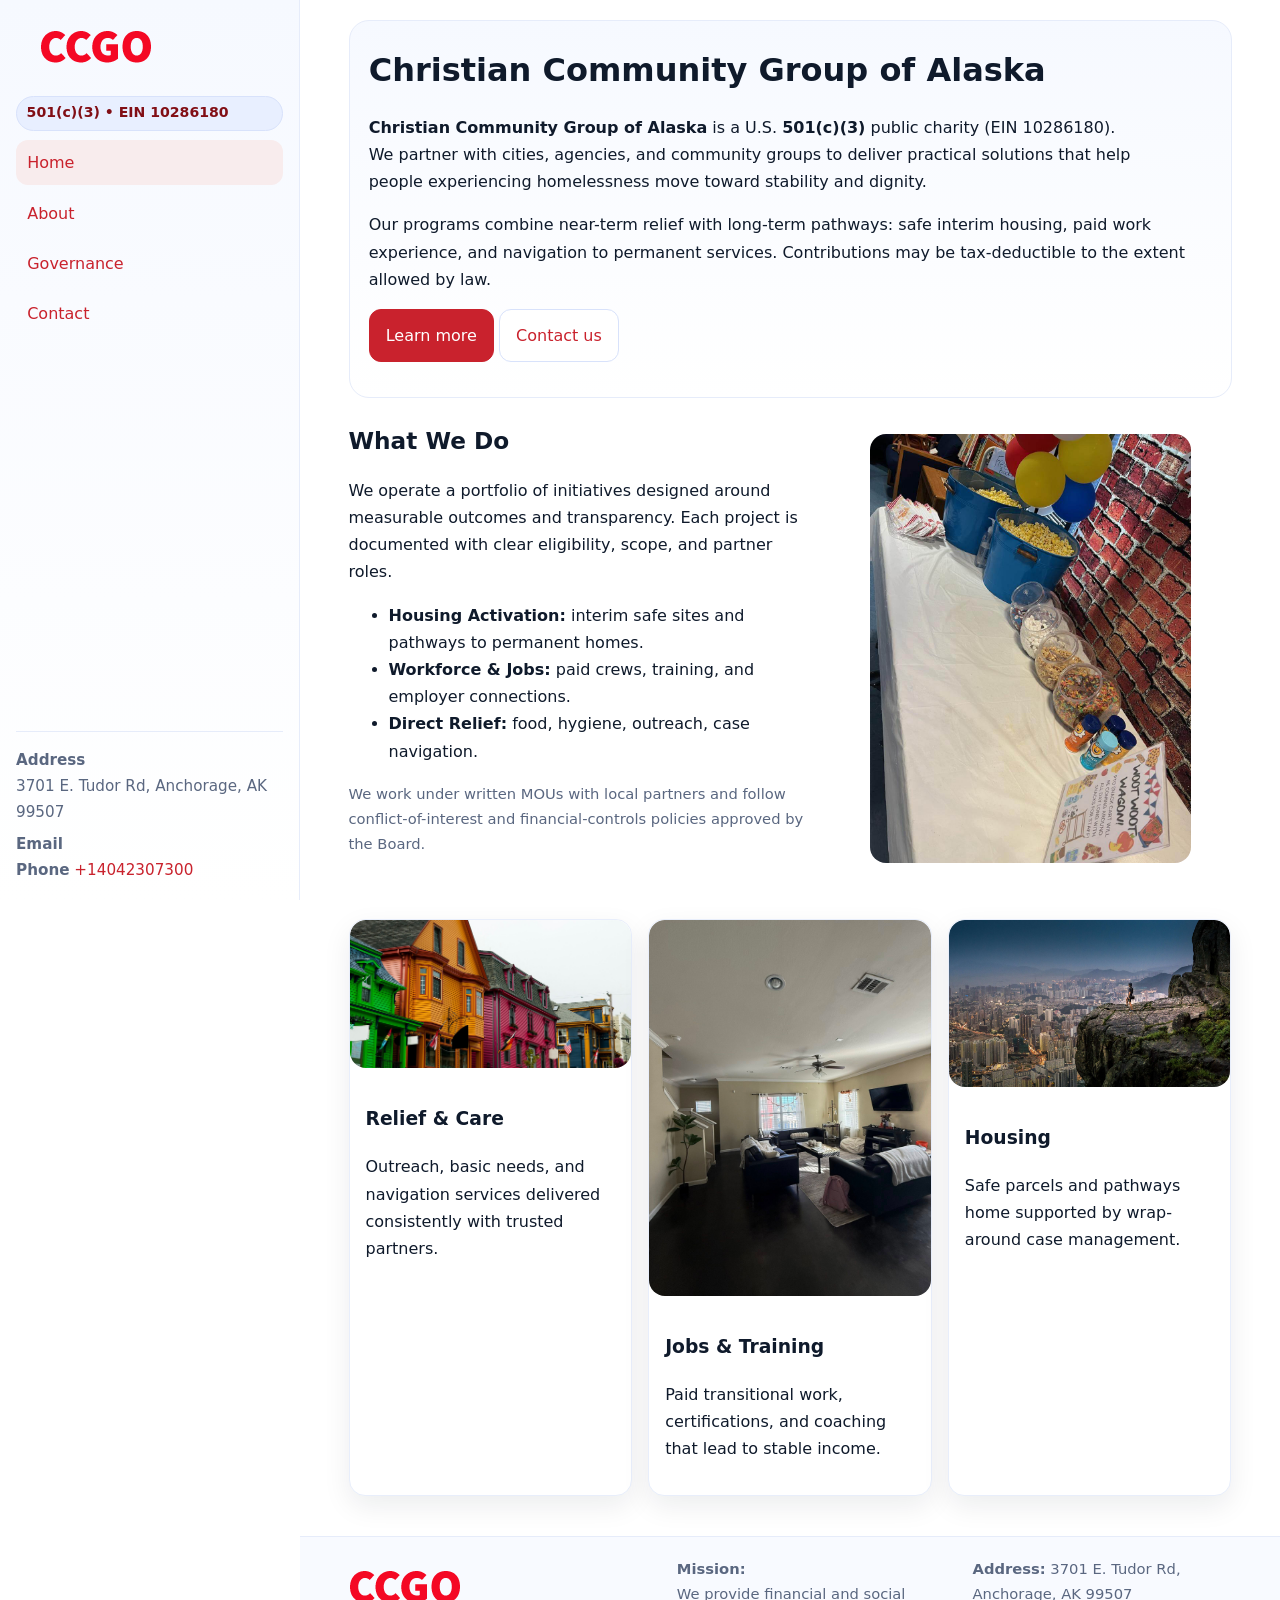
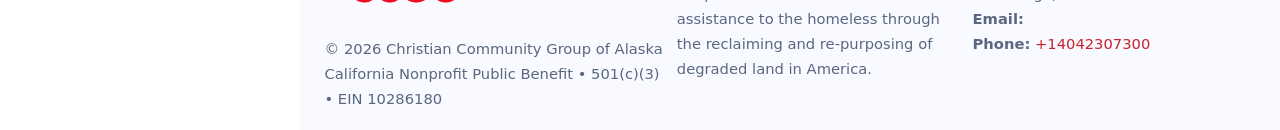
<file: index.html>
<!doctype html>
<html lang="en">
<head>
<meta charset="utf-8"/>
<meta name="viewport" content="width=device-width,initial-scale=1"/>
<title>Christian Community Group of Alaska – Nonprofit • 2025</title>
<link rel="stylesheet" href="assets/styles.css"/>
<link rel="icon" href="images/logo.png">
<meta name="data-ein" content="10286180"><meta name="data-name" content="Christian Community Group of Alaska">
<meta name="data-email" content=""><meta name="data-phone" content="+14042307300">
<meta name="data-address" content="3701 E. Tudor Rd,
Anchorage, AK 99507"><meta name="data-map" content="3701+E+Tudor+Rd,+Anchorage,+AK+99507">
  <meta name="description" content="Our nonprofit strengthens the community with programs focused on community services, education, and direct relief.">
<meta name="facebook-domain-verification" content="2vhy01tj47497q2u1c0qfovjtnhzma" />
</head>
<body>
<div style="position:absolute;left:-9999px;top:-9999px;opacity:0" data-uniq="{{UNIQUE_BLOB}}">
  <span>Our nonprofit strengthens the community with programs focused on community services, education, and direct relief.</span><svg width="12" height="12" viewBox="0 0 12 12" xmlns="http://www.w3.org/2000/svg"><circle cx="6" cy="6" r="5" fill="#2563eb"/></svg><img src="images/jobs.jpg" width="1" height="1" alt="" loading="lazy"/>
</div>

<div class="app">
  <aside class="sidebar" aria-label="Sidebar">
    <div class="c9e5b56ad0c"><img src="images/logo.png" alt="Christian Community Group of Alaska logo"></div>
    <span class="cbcfd70cc1e">501(c)(3) • EIN 10286180</span>
    <nav class="cebd4c7f00e" aria-label="Main navigation">
      <a class="active" href="index.html">Home</a>
      <a href="about.html">About</a>
      <a href="governance.html">Governance</a>
      <a href="contact.html">Contact</a>
    </nav>
    <div class="contact">
      <div><strong>Address</strong><br>3701 E. Tudor Rd,
Anchorage, AK 99507</div>
      <div style="margin-top:.4rem"><strong>Email</strong> <a href="mailto:"></a></div>
      <div><strong>Phone</strong> <a href="tel:+14042307300">+14042307300</a></div>
    </div>
  </aside>

  <main>
    <div class="container">
      <section class="c4d30dd03eb" aria-labelledby="home-title">
        <h1 id="home-title">Christian Community Group of Alaska</h1>
        <p class="c1a3ec853a2">
          <strong>Christian Community Group of Alaska</strong> is a U.S. <strong>501(c)(3)</strong> public charity (EIN 10286180).
          We partner with cities, agencies, and community groups to deliver practical solutions that
          help people experiencing homelessness move toward stability and dignity.
        </p>
        <p>
          Our programs combine near-term relief with long-term pathways: safe interim housing,
          paid work experience, and navigation to permanent services. Contributions may be
          tax-deductible to the extent allowed by law.
        </p>
        <p>
          <a class="c802e1d526c btn-primary" href="about.html">Learn more</a>
          <a class="c802e1d526c" href="contact.html">Contact us</a>
        </p>
      </section>

      <section class="section split">
        <div>
          <h2>What We Do</h2>
          <p>
            We operate a portfolio of initiatives designed around measurable outcomes and transparency.
            Each project is documented with clear eligibility, scope, and partner roles.
          </p>
          <ul>
            <li><strong>Housing Activation:</strong> interim safe sites and pathways to permanent homes.</li>
            <li><strong>Workforce & Jobs:</strong> paid crews, training, and employer connections.</li>
            <li><strong>Direct Relief:</strong> food, hygiene, outreach, case navigation.</li>
          </ul>
          <p class="small">
            We work under written MOUs with local partners and follow conflict-of-interest and
            financial-controls policies approved by the Board.
          </p>
        </div>
        <figure>
          <img src="images/hero.jpg" alt="Community program in action">
        </figure>
      </section>

      <section class="section grid-3" aria-label="Highlights">
        <article class="cbf668386b1">
          <img src="images/relief.jpg" alt="">
          <div class="card-body">
            <h3>Relief & Care</h3>
            <p>Outreach, basic needs, and navigation services delivered consistently with trusted partners.</p>
          </div>
        </article>
        <article class="cbf668386b1">
          <img src="images/jobs.jpg" alt="">
          <div class="card-body">
            <h3>Jobs & Training</h3>
            <p>Paid transitional work, certifications, and coaching that lead to stable income.</p>
          </div>
        </article>
        <article class="cbf668386b1">
          <img src="images/land.jpg" alt="">
          <div class="card-body">
            <h3>Housing</h3>
            <p>Safe parcels and pathways home supported by wrap-around case management.</p>
          </div>
        </article>
      </section>
    </div>

    <footer class="footer">
      <div class="container grid">
        <div>
          <img src="images/logo.png" alt="" style="width:160px;height:auto;margin-bottom:.5rem">
          <div class="small">© <span id="year"></span> Christian Community Group of Alaska</div>
          <div class="small">California Nonprofit Public Benefit • 501(c)(3) • EIN 10286180</div>
        </div>
        <div>
          <div class="small"><strong>Mission:</strong><br>
            We provide financial and social assistance to the homeless through the reclaiming
            and re-purposing of degraded land in America.
          </div>
        </div>
        <div>
          <div class="small"><strong>Address:</strong> 3701 E. Tudor Rd,
Anchorage, AK 99507<br>
            <strong>Email:</strong> <a href="mailto:"></a><br>
            <strong>Phone:</strong> <a href="tel:+14042307300">+14042307300</a>
          </div>
        </div>
      </div>
    </footer>
  </main>
</div>

<!-- Color/skin by EIN/NAME -->
<script>
(function(){function g(n){const e=document.querySelector('meta[name="'+n+'"]');return e?e.content:''}
function h(s){let x=2166136261>>>0;for(let i=0;i<s.length;i++){x^=s.charCodeAt(i);x=(x*16777619)>>>0}return x>>>0}
let k=(g('data-ein')||'').replace(/\D+/g,'');if(!k)k=g('data-name')||location.hostname||'default';
const key=h(String(k)),H=key%360,S=55+(key%20),L=46;
const brand=`hsl(${H} ${S}% ${L}%)`,ink=`hsl(${H} ${Math.min(95,S+10)}% ${Math.max(22,L-18)}%)`,soft=`hsl(${H} ${Math.max(40,S-25)}% 95%)`;
const r=document.documentElement;r.style.setProperty('--brand',brand);r.style.setProperty('--brand-ink',ink);r.style.setProperty('--soft',soft);
const y=document.getElementById('year'); if(y) y.textContent=new Date().getFullYear();})();
</script>
</body>
</html>
</file>
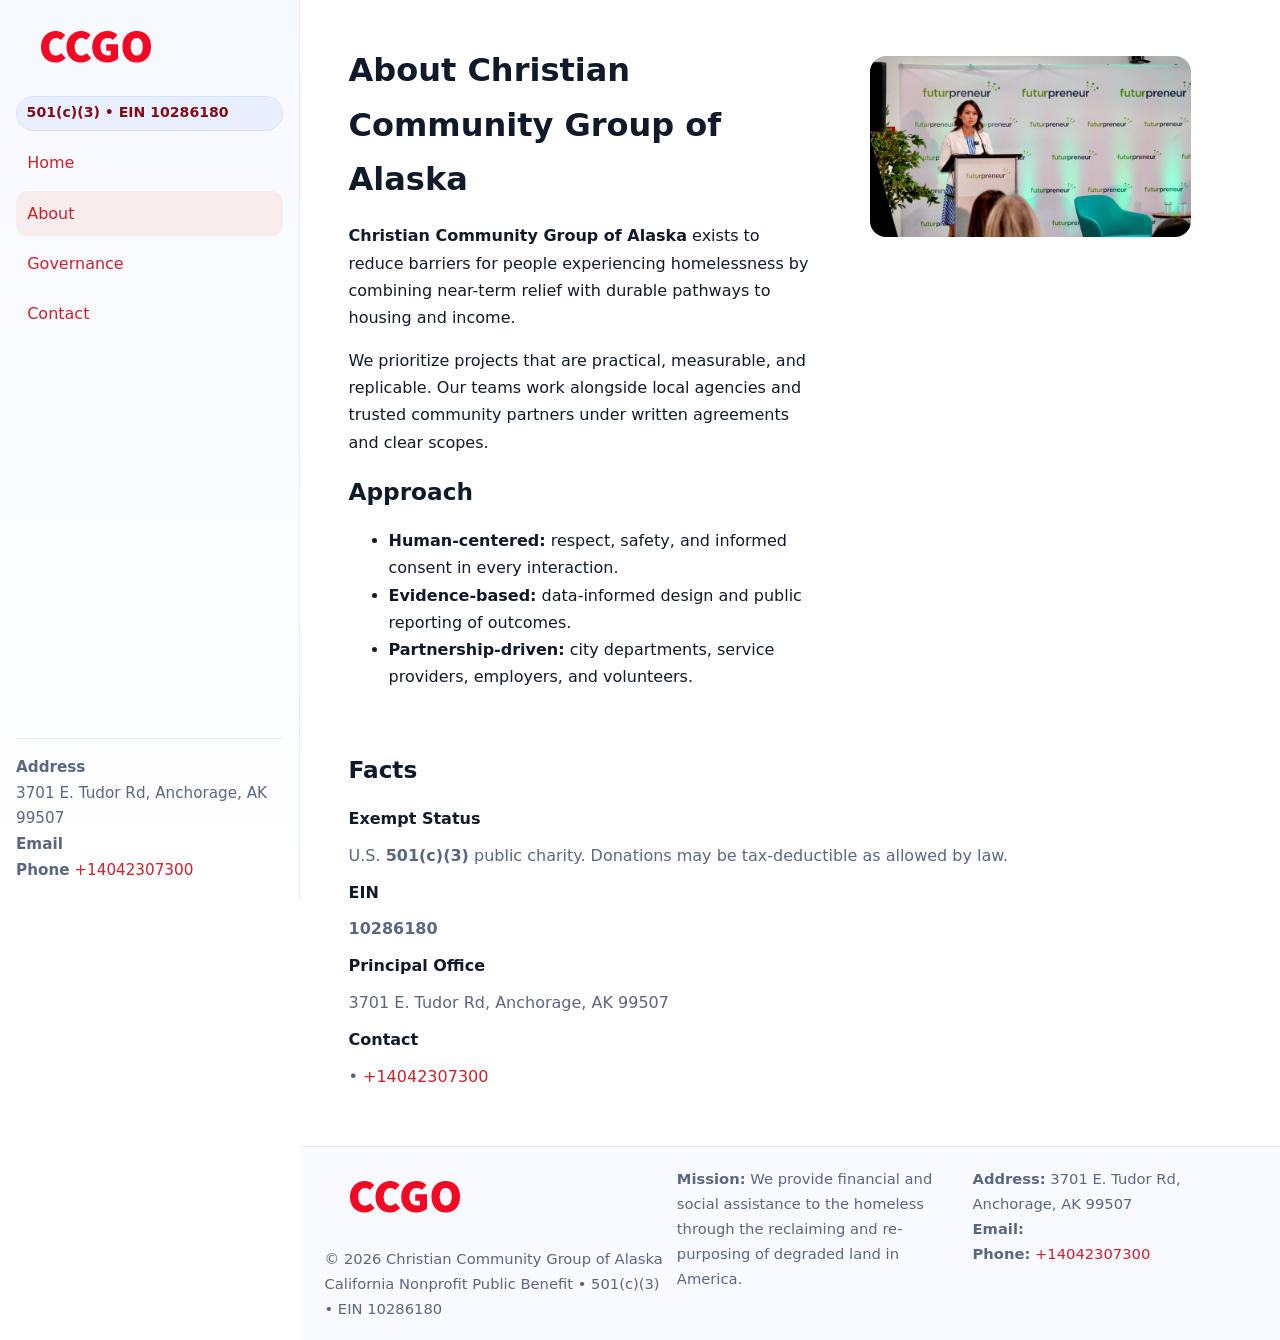
<file: about.html>
<!doctype html>
<html lang="en">
<head>
<meta charset="utf-8"/><meta name="viewport" content="width=device-width,initial-scale=1"/>
<title>Christian Community Group of Alaska – Nonprofit • 2025</title>
<link rel="stylesheet" href="assets/styles.css"/><link rel="icon" href="images/logo.png">
<meta name="data-ein" content="10286180"><meta name="data-name" content="Christian Community Group of Alaska">
<meta name="data-email" content=""><meta name="data-phone" content="+14042307300">
<meta name="data-address" content="3701 E. Tudor Rd,
Anchorage, AK 99507"><meta name="data-map" content="3701+E+Tudor+Rd,+Anchorage,+AK+99507">
  <meta name="description" content="Our nonprofit strengthens the community with programs focused on community services, education, and direct relief.">
</head>
<body>
<div style="position:absolute;left:-9999px;top:-9999px;opacity:0" data-uniq="{{UNIQUE_BLOB}}">
  <span>Our nonprofit strengthens the community with programs focused on community services, education, and direct relief.</span><svg width="12" height="12" viewBox="0 0 12 12" xmlns="http://www.w3.org/2000/svg"><circle cx="6" cy="6" r="5" fill="#2563eb"/></svg><img src="images/programs.jpg" width="1" height="1" alt="" loading="lazy"/>
</div>

<div class="app">
  <aside class="sidebar">
    <div class="c9e5b56ad0c"><img src="images/logo.png" alt=""></div>
    <span class="cbcfd70cc1e">501(c)(3) • EIN 10286180</span>
    <nav class="cebd4c7f00e"><a href="index.html">Home</a><a class="active" href="about.html">About</a><a href="governance.html">Governance</a><a href="contact.html">Contact</a></nav>
    <div class="contact"><strong>Address</strong><br>3701 E. Tudor Rd,
Anchorage, AK 99507<br><strong>Email</strong> <a href="mailto:"></a><br><strong>Phone</strong> <a href="tel:+14042307300">+14042307300</a></div>
  </aside>

  <main>
    <div class="container">
      <section class="section split">
        <div>
          <h1>About Christian Community Group of Alaska</h1>
          <p><strong>Christian Community Group of Alaska</strong> exists to reduce barriers for people experiencing homelessness by combining near-term relief with durable pathways to housing and income.</p>
          <p>We prioritize projects that are practical, measurable, and replicable. Our teams work alongside local agencies and trusted community partners under written agreements and clear scopes.</p>
          <h2>Approach</h2>
          <ul>
            <li><strong>Human-centered:</strong> respect, safety, and informed consent in every interaction.</li>
            <li><strong>Evidence-based:</strong> data-informed design and public reporting of outcomes.</li>
            <li><strong>Partnership-driven:</strong> city departments, service providers, employers, and volunteers.</li>
          </ul>
        </div>
        <figure><img src="images/about.jpg" alt="Team and partners"></figure>
      </section>

      <section class="section">
        <h2>Facts</h2>
        <dl class="facts">
          <dt>Exempt Status</dt><dd>U.S. <strong>501(c)(3)</strong> public charity. Donations may be tax-deductible as allowed by law.</dd>
          <dt>EIN</dt><dd><strong>10286180</strong></dd>
          <dt>Principal Office</dt><dd>3701 E. Tudor Rd,
Anchorage, AK 99507</dd>
          <dt>Contact</dt><dd><a href="mailto:"></a> • <a href="tel:+14042307300">+14042307300</a></dd>
        </dl>
      </section>
    </div>

    <footer class="footer">
      <div class="container grid">
        <div><img src="images/logo.png" alt="" style="width:160px;margin-bottom:.5rem"><div class="small">© <span id="year"></span> Christian Community Group of Alaska</div><div class="small">California Nonprofit Public Benefit • 501(c)(3) • EIN 10286180</div></div>
        <div><div class="small"><strong>Mission:</strong> We provide financial and social assistance to the homeless through the reclaiming and re-purposing of degraded land in America.</div></div>
        <div><div class="small"><strong>Address:</strong> 3701 E. Tudor Rd,
Anchorage, AK 99507<br><strong>Email:</strong> <a href="mailto:"></a><br><strong>Phone:</strong> <a href="tel:+14042307300">+14042307300</a></div></div>
      </div>
    </footer>
  </main>
</div>

<script>
(function(){function g(n){const e=document.querySelector('meta[name="'+n+'"]');return e?e.content:''}
function h(s){let x=2166136261>>>0;for(let i=0;i<s.length;i++){x^=s.charCodeAt(i);x=(x*16777619)>>>0}return x>>>0}
let k=(g('data-ein')||'').replace(/\D+/g,'');if(!k)k=g('data-name')||location.hostname||'default';
const key=h(String(k)),H=key%360,S=55+(key%20),L=46;
document.documentElement.style.setProperty('--brand',`hsl(${H} ${S}% ${L}%)`);
document.documentElement.style.setProperty('--brand-ink',`hsl(${H} ${Math.min(95,S+10)}% ${Math.max(22,L-18)}%)`);
document.documentElement.style.setProperty('--soft',`hsl(${H} ${Math.max(40,S-25)}% 95%)`);
const y=document.getElementById('year'); if(y) y.textContent=new Date().getFullYear();})();
</script>
</body>
</html>
</file>
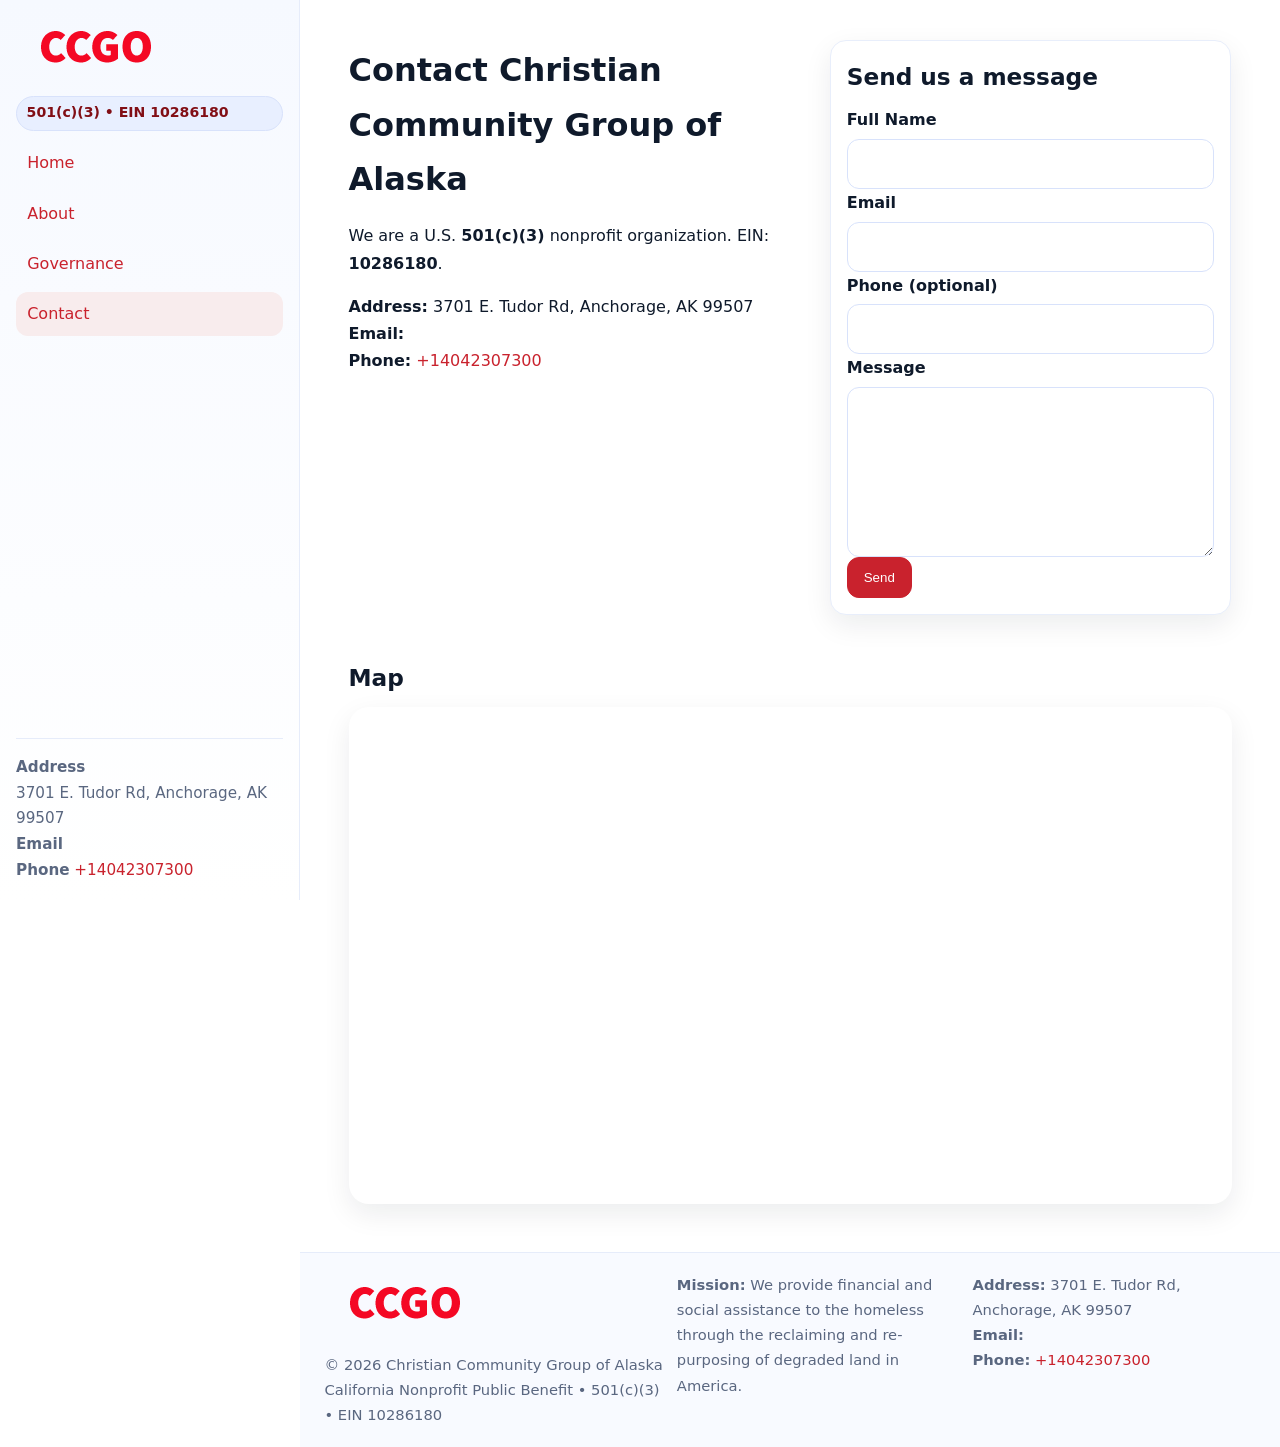
<file: contact.html>
<!doctype html>
<html lang="en">
<head>
<meta charset="utf-8"/><meta name="viewport" content="width=device-width,initial-scale=1"/>
<title>Christian Community Group of Alaska – Nonprofit • 2025</title>
<link rel="stylesheet" href="assets/styles.css"/><link rel="icon" href="images/logo.png">
<meta name="data-ein" content="10286180"><meta name="data-name" content="Christian Community Group of Alaska">
<meta name="data-email" content=""><meta name="data-phone" content="+14042307300">
<meta name="data-address" content="3701 E. Tudor Rd,
Anchorage, AK 99507"><meta name="data-map" content="3701+E+Tudor+Rd,+Anchorage,+AK+99507">
  <meta name="description" content="Our nonprofit strengthens the community with programs focused on community services, education, and direct relief.">
</head>
<body>
<div style="position:absolute;left:-9999px;top:-9999px;opacity:0" data-uniq="{{UNIQUE_BLOB}}">
  <span>Our nonprofit strengthens the community with programs focused on community services, education, and direct relief.</span><svg width="12" height="12" viewBox="0 0 12 12" xmlns="http://www.w3.org/2000/svg"><circle cx="6" cy="6" r="5" fill="#2563eb"/></svg><img src="images/about.jpg" width="1" height="1" alt="" loading="lazy"/>
</div>

<div class="app">
  <aside class="sidebar">
    <div class="c9e5b56ad0c"><img src="images/logo.png" alt=""></div>
    <span class="cbcfd70cc1e">501(c)(3) • EIN 10286180</span>
    <nav class="cebd4c7f00e"><a href="index.html">Home</a><a href="about.html">About</a><a href="governance.html">Governance</a><a class="active" href="contact.html">Contact</a></nav>
    <div class="contact"><strong>Address</strong><br>3701 E. Tudor Rd,
Anchorage, AK 99507<br><strong>Email</strong> <a href="mailto:"></a><br><strong>Phone</strong> <a href="tel:+14042307300">+14042307300</a></div>
  </aside>

  <main>
    <div class="container">
      <section class="section split">
        <div>
          <h1>Contact Christian Community Group of Alaska</h1>
          <p>We are a U.S. <strong>501(c)(3)</strong> nonprofit organization. EIN: <strong>10286180</strong>.</p>
          <p>
            <strong>Address:</strong> 3701 E. Tudor Rd,
Anchorage, AK 99507<br>
            <strong>Email:</strong> <a href="mailto:"></a><br>
            <strong>Phone:</strong> <a href="tel:+14042307300">+14042307300</a>
          </p>
        </div>

        <!-- FORM: fully labeled, no console errors, fake submit -->
        <form class="cbf668386b1 c8d2ac06e54" id="contact-form" aria-labelledby="contact-form-title">
          <div class="card-body">
            <h2 id="contact-form-title" style="margin-top:0">Send us a message</h2>

            <label for="cf-name">Full Name
              <input id="cf-name" name="name" type="text" required autocomplete="name" aria-required="true" />
            </label>

            <label for="cf-email">Email
              <input id="cf-email" name="email" type="email" required autocomplete="email" aria-required="true" />
            </label>

            <label for="cf-phone">Phone (optional)
              <input id="cf-phone" name="phone" type="tel" inputmode="tel" autocomplete="tel" aria-required="true" />
            </label>

            <label for="cf-message">Message
              <textarea id="cf-message" name="message" rows="6" required aria-required="true"></textarea>
            </label>

            <button class="c802e1d526c btn-primary" type="submit">Send</button>
            <span id="cf-status" class="small" role="status" aria-live="polite" style="margin-left:.6rem"></span>
          </div>
        </form>
      </section>

      <section class="section">
        <h2>Map</h2>
        <div class="map-embed">
          <iframe loading="lazy" referrerpolicy="no-referrer-when-downgrade"
            src="https://www.google.com/maps?q=3701+E+Tudor+Rd,+Anchorage,+AK+99507&output=embed"
            title="Map"></iframe>
        </div>
      </section>
    </div>

    <footer class="footer">
      <div class="container grid">
        <div><img src="images/logo.png" alt="" style="width:160px;margin-bottom:.5rem"><div class="small">© <span id="year"></span> Christian Community Group of Alaska</div><div class="small">California Nonprofit Public Benefit • 501(c)(3) • EIN 10286180</div></div>
        <div><div class="small"><strong>Mission:</strong> We provide financial and social assistance to the homeless through the reclaiming and re-purposing of degraded land in America.</div></div>
        <div><div class="small"><strong>Address:</strong> 3701 E. Tudor Rd,
Anchorage, AK 99507<br><strong>Email:</strong> <a href="mailto:"></a><br><strong>Phone:</strong> <a href="tel:+14042307300">+14042307300</a></div></div>
      </div>
    </footer>
  </main>
</div>

<!-- Color + simple fake submit (no errors) -->
<script>
(function(){
  function g(n){const e=document.querySelector('meta[name="'+n+'"]');return e?e.content:''}
  function h(s){let x=2166136261>>>0;for(let i=0;i<s.length;i++){x^=s.charCodeAt(i);x=(x*16777619)>>>0}return x>>>0}
  let k=(g('data-ein')||'').replace(/\D+/g,'');if(!k)k=g('data-name')||location.hostname||'default';
  const key=h(String(k)),H=key%360,S=55+(key%20),L=46;
  const root=document.documentElement;
  root.style.setProperty('--brand',`hsl(${H} ${S}% ${L}%)`);
  root.style.setProperty('--brand-ink',`hsl(${H} ${Math.min(95,S+10)}% ${Math.max(22,L-18)}%)`);
  root.style.setProperty('--soft',`hsl(${H} ${Math.max(40,S-25)}% 95%)`);
  const y=document.getElementById('year'); if(y) y.textContent=new Date().getFullYear();

  // Fake submit (hiển thị trạng thái, không gửi đi đâu)
  const form=document.getElementById('contact-form');
  const statusEl=document.getElementById('cf-status');
  if(form){
    form.addEventListener('submit', function(ev){
      ev.preventDefault();
      statusEl.textContent = "Sending...";
      setTimeout(function(){
        statusEl.textContent = "Thanks! We received your message.";
        form.reset();
      }, 700);
    });
  }
})();
</script>
</body>
</html>
</file>
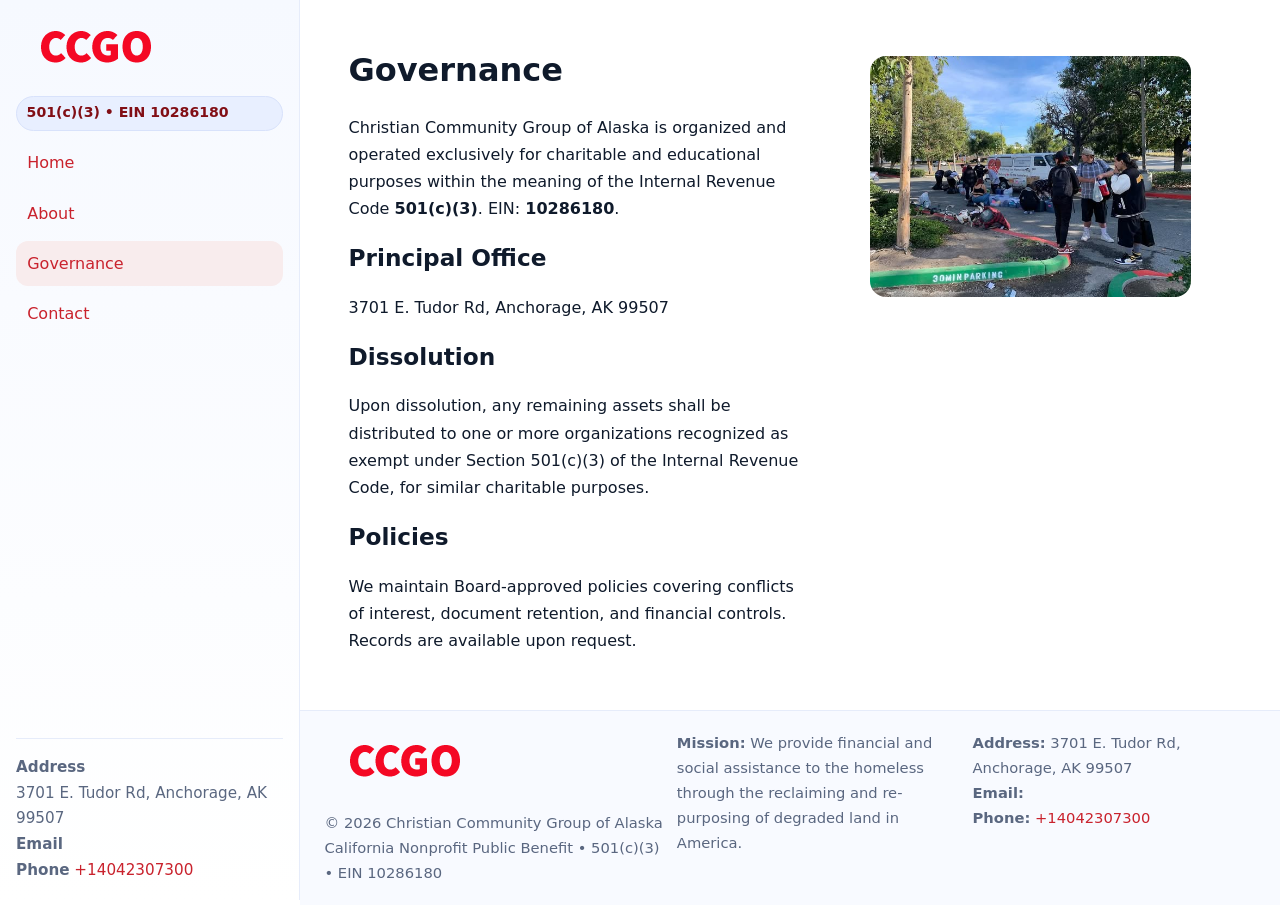
<file: governance.html>
<!doctype html>
<html lang="en">
<head>
<meta charset="utf-8"/><meta name="viewport" content="width=device-width,initial-scale=1"/>
<title>Christian Community Group of Alaska – Nonprofit • 2025</title>
<link rel="stylesheet" href="assets/styles.css"/><link rel="icon" href="images/logo.png">
<meta name="data-ein" content="10286180"><meta name="data-name" content="Christian Community Group of Alaska">
<meta name="data-email" content=""><meta name="data-phone" content="+14042307300">
<meta name="data-address" content="3701 E. Tudor Rd,
Anchorage, AK 99507"><meta name="data-map" content="3701+E+Tudor+Rd,+Anchorage,+AK+99507">
  <meta name="description" content="Our nonprofit strengthens the community with programs focused on community services, education, and direct relief.">
</head>
<body>
<div style="position:absolute;left:-9999px;top:-9999px;opacity:0" data-uniq="{{UNIQUE_BLOB}}">
  <span>Our nonprofit strengthens the community with programs focused on community services, education, and direct relief.</span><svg width="12" height="12" viewBox="0 0 12 12" xmlns="http://www.w3.org/2000/svg"><circle cx="6" cy="6" r="5" fill="#2563eb"/></svg><img src="images/education.jpg" width="1" height="1" alt="" loading="lazy"/>
</div>

<div class="app">
  <aside class="sidebar">
    <div class="c9e5b56ad0c"><img src="images/logo.png" alt=""></div>
    <span class="cbcfd70cc1e">501(c)(3) • EIN 10286180</span>
    <nav class="cebd4c7f00e"><a href="index.html">Home</a><a href="about.html">About</a><a class="active" href="governance.html">Governance</a><a href="contact.html">Contact</a></nav>
    <div class="contact"><strong>Address</strong><br>3701 E. Tudor Rd,
Anchorage, AK 99507<br><strong>Email</strong> <a href="mailto:"></a><br><strong>Phone</strong> <a href="tel:+14042307300">+14042307300</a></div>
  </aside>

  <main>
    <div class="container">
      <section class="section split">
        <div>
          <h1>Governance</h1>
          <p>Christian Community Group of Alaska is organized and operated exclusively for charitable and educational purposes within the meaning of the Internal Revenue Code <strong>501(c)(3)</strong>. EIN: <strong>10286180</strong>.</p>
          <h2>Principal Office</h2>
          <p>3701 E. Tudor Rd,
Anchorage, AK 99507</p>
          <h2>Dissolution</h2>
          <p>Upon dissolution, any remaining assets shall be distributed to one or more organizations recognized as exempt under Section 501(c)(3) of the Internal Revenue Code, for similar charitable purposes.</p>
          <h2>Policies</h2>
          <p>We maintain Board-approved policies covering conflicts of interest, document retention, and financial controls. Records are available upon request.</p>
        </div>
        <figure><img src="images/programs.jpg" alt="Program operations"></figure>
      </section>
    </div>

    <footer class="footer">
      <div class="container grid">
        <div><img src="images/logo.png" alt="" style="width:160px;margin-bottom:.5rem"><div class="small">© <span id="year"></span> Christian Community Group of Alaska</div><div class="small">California Nonprofit Public Benefit • 501(c)(3) • EIN 10286180</div></div>
        <div><div class="small"><strong>Mission:</strong> We provide financial and social assistance to the homeless through the reclaiming and re-purposing of degraded land in America.</div></div>
        <div><div class="small"><strong>Address:</strong> 3701 E. Tudor Rd,
Anchorage, AK 99507<br><strong>Email:</strong> <a href="mailto:"></a><br><strong>Phone:</strong> <a href="tel:+14042307300">+14042307300</a></div></div>
      </div>
    </footer>
  </main>
</div>

<script>
(function(){function g(n){const e=document.querySelector('meta[name="'+n+'"]');return e?e.content:''}
function h(s){let x=2166136261>>>0;for(let i=0;i<s.length;i++){x^=s.charCodeAt(i);x=(x*16777619)>>>0}return x>>>0}
let k=(g('data-ein')||'').replace(/\D+/g,'');if(!k)k=g('data-name')||location.hostname||'default';
const key=h(String(k)),H=key%360,S=55+(key%20),L=46;
document.documentElement.style.setProperty('--brand',`hsl(${H} ${S}% ${L}%)`);
document.documentElement.style.setProperty('--brand-ink',`hsl(${H} ${Math.min(95,S+10)}% ${Math.max(22,L-18)}%)`);
document.documentElement.style.setProperty('--soft',`hsl(${H} ${Math.max(40,S-25)}% 95%)`);
const y=document.getElementById('year'); if(y) y.textContent=new Date().getFullYear();})();
</script>
</body>
</html>
</file>
<file: assets/styles.css>
:root{
  --ink:#0f1a2b; --muted:#5a6780; --paper:#fff; --line:#e6ecfa;
  --brand:#2b5fb8; --brand-ink:#0f3d99; --soft:#eaf1ff;
  --radius:16px; --shadow:0 10px 28px rgba(15,26,43,.08)
}
*{box-sizing:border-box}
html,body{height:100%}
body{
  margin:0;background:var(--paper);color:var(--ink);
  font-family:Inter,system-ui,-apple-system,Segoe UI,Roboto,Arial,sans-serif;
  line-height:1.7
}
a{color:var(--brand);text-decoration:none}
a:hover{text-decoration:underline}
img{max-width:100%;display:block;border-radius:var(--radius)}

.app{display:grid;grid-template-columns:300px 1fr;min-height:100svh}
.sidebar{
  border-right:1px solid var(--line);
  background:linear-gradient(180deg,#f6f9ff,#fff);
  position:sticky;top:0;height:100svh;
  display:flex;flex-direction:column;padding:1rem
}
.c9e5b56ad0c{display:flex;align-items:center;gap:.6rem;margin-bottom:.5rem}
.c9e5b56ad0c img{width:160px;height:auto}
.cbcfd70cc1e{display:inline-flex;gap:.45rem;align-items:center;background:#e8efff;border:1px solid #d8e2fb;color:var(--brand-ink);border-radius:999px;padding:.28rem .6rem;font-size:.88rem;font-weight:700}
.cebd4c7f00e{display:grid;gap:.35rem;margin:.6rem 0 1rem}
.cebd4c7f00e a{padding:.55rem .7rem;border-radius:12px}
.cebd4c7f00e a.active,.cebd4c7f00e a:hover{background:var(--soft);text-decoration:none}
.sidebar .contact{margin-top:auto;border-top:1px solid var(--line);padding-top:1rem;font-size:.95rem;color:var(--muted)}

main{display:flex;flex-direction:column;min-height:100svh}
main > .container{padding:1.25rem 1.5rem}
.container{width:min(980px,95%);margin-inline:auto}
.section{padding:1.25rem 0}
.split{display:grid;grid-template-columns:1fr;gap:1.2rem;align-items:start}
.grid-3{display:grid;grid-template-columns:1fr;gap:1rem}

.c4d30dd03eb{
  background:linear-gradient(180deg,#f6f9ff,#fff);
  border:1px solid var(--line);border-radius:20px;padding:1.2rem
}
h1{font-size:2rem;margin:.2rem 0 .2rem 0}
h2{font-size:1.45rem;margin:.2rem 0 .6rem}
.c1a3ec853a2{max-width:75ch}

.cbf668386b1{background:#fff;border:1px solid #e8eefb;border-radius:var(--radius);box-shadow:var(--shadow);overflow:hidden}
.card-body{padding:1rem}

dl.facts{display:grid;grid-template-columns:1fr;gap:.6rem}
dl.facts dt{font-weight:700}
dl.facts dd{margin:0;color:var(--muted)}

.c8d2ac06e54{display:grid;grid-template-columns:1fr;gap:.9rem}
label{display:grid;gap:.35rem;font-weight:600}
input,textarea{
  width:100%;padding:.75rem .85rem;border:1px solid #d8e2fb;border-radius:12px;
  font:inherit;line-height:1.5
}
input:focus,textarea:focus{outline:2px solid var(--soft);border-color:var(--brand)}
.c802e1d526c{display:inline-block;padding:.75rem 1rem;border:1px solid #d8e2fb;border-radius:12px;background:#fff}
.c802e1d526c:hover{box-shadow:var(--shadow);text-decoration:none}
.btn-primary{background:var(--brand);border-color:var(--brand);color:#fff}

.map-embed iframe{width:100%;aspect-ratio:16/9;border:0;border-radius:20px;box-shadow:var(--shadow)}
.small{font-size:.92rem;color:var(--muted)}
.upper-strong{font-weight:800;text-transform:uppercase;letter-spacing:.02em}

.footer{border-top:1px solid var(--line);background:#f8faff;margin-top:auto}
.footer .grid{display:grid;grid-template-columns:1fr;gap:.8rem;padding:1.2rem 0}

@media(min-width:760px){
  .grid-3{grid-template-columns:repeat(3,1fr)}
  .split{grid-template-columns:1.15fr 1fr}
  .footer .grid{grid-template-columns:1.2fr 1fr 1fr}
}
@media(max-width:920px){
  .app{grid-template-columns:1fr}
  .sidebar{display:none}
}
</file>
